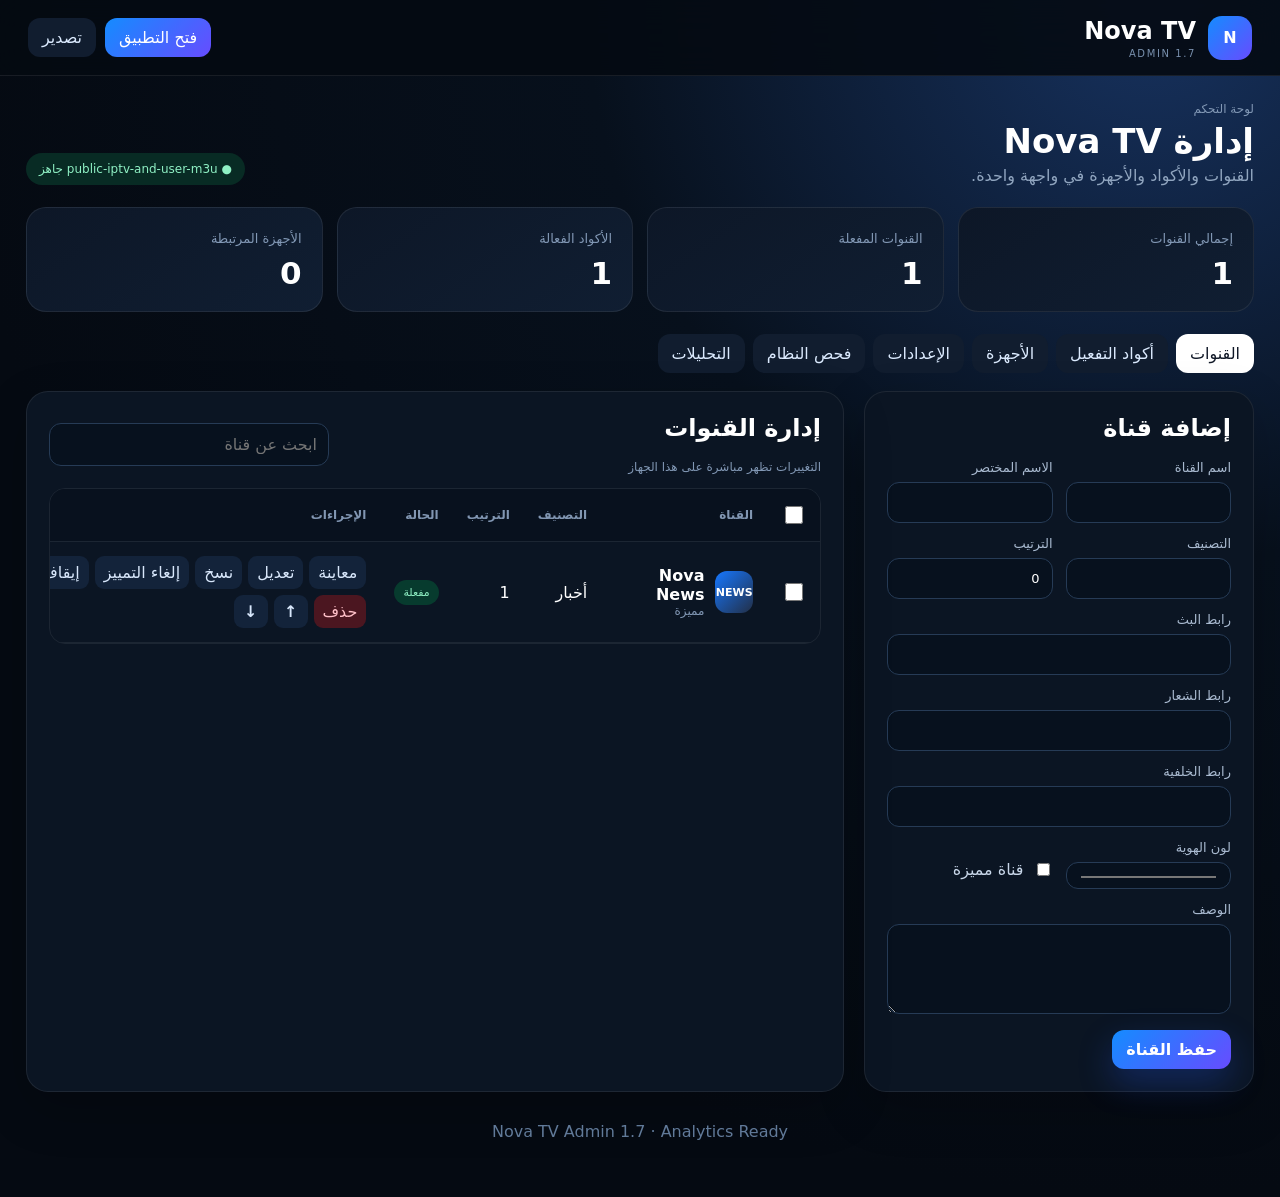
<file: admin.html>
<!doctype html>
<html lang="ar" dir="rtl">
<head>
  <meta charset="UTF-8" />
  <meta name="viewport" content="width=device-width,initial-scale=1,viewport-fit=cover" />
  <meta name="theme-color" content="#07101d" />
  <title>Nova TV | لوحة الإدارة</title>
  <link rel="icon" href="icon.svg" />
  <link rel="manifest" href="manifest.json" />
  <link rel="stylesheet" href="style.css" />
  <link rel="stylesheet" href="admin.css" />
  <link rel="stylesheet" href="admin-tools.css" />
  <link rel="stylesheet" href="admin-13.css" />
  <link rel="stylesheet" href="admin-bulk.css" />
  <link rel="stylesheet" href="admin-15.css" />
  <link rel="stylesheet" href="admin-16.css" />
  <link rel="stylesheet" href="admin-17.css" />
</head>
<body>
  <div id="adminApp"></div>
  <script src="api.js"></script>
  <script src="cloud.js"></script>
  <script src="admin.js"></script>
  <script src="admin-cloud.js"></script>
  <script src="admin-tools.js"></script>
  <script src="admin-13.js"></script>
  <script src="admin-bulk.js"></script>
  <script src="admin-15.js"></script>
  <script src="admin-16.js"></script>
  <script src="admin-17.js"></script>
  <script>if('serviceWorker' in navigator){window.addEventListener('load',()=>navigator.serviceWorker.register('./sw.js').catch(()=>{}));}</script>
</body>
</html>
</file>
<file: style.css>
*{box-sizing:border-box}html{scroll-behavior:smooth}body{margin:0;font-family:Inter,system-ui,-apple-system,"Segoe UI",sans-serif;background:#03070d;color:#fff;min-height:100vh;overflow-x:hidden}button,input,a{font:inherit}.shell{min-height:100vh;background:radial-gradient(circle at 80% 0,#152c56 0,#07101c 32%,#03070d 72%);padding-bottom:24px}.shell.light{background:#edf3f9;color:#0f172a}.topbar{height:82px;display:flex;align-items:center;justify-content:space-between;padding:0 38px;border-bottom:1px solid rgba(255,255,255,.07);backdrop-filter:blur(20px);position:sticky;top:0;background:rgba(3,7,13,.86);z-index:50}.light .topbar{background:rgba(255,255,255,.92);border-color:#dce6f2}.brand-btn{border:0;background:none;color:inherit;display:flex;align-items:center;gap:12px;cursor:pointer}.brand-mark,.logo-orb{display:grid;place-items:center;background:linear-gradient(135deg,#168cff,#684cff);color:#fff;font-weight:900;box-shadow:0 14px 36px rgba(38,104,255,.32)}.brand-mark{width:44px;height:44px;border-radius:14px}.brand{font-size:26px;font-weight:900;line-height:1}.brand b,.activation-card h1 span{color:#56adff}.brand small{display:block;font-size:9px;letter-spacing:2px;color:#768ba8;margin-top:4px}.nav{display:flex;gap:5px;align-items:center}.nav button,.primary,.glass,.danger,.chip,.back-button{border:0;border-radius:13px;padding:11px 16px;cursor:pointer;transition:.2s}.nav button{background:transparent;color:#9fb0c6}.nav button:hover,.nav button:focus,.nav button.active{background:rgba(255,255,255,.1);color:#fff;outline:none}.profile-button{width:44px;height:44px;border-radius:50%;border:2px solid rgba(255,255,255,.16);background:linear-gradient(135deg,#244f80,#684cff);color:#fff;font-weight:900}.primary{background:linear-gradient(135deg,#148cff,#604dff);color:#fff;font-weight:850;box-shadow:0 14px 34px rgba(38,93,255,.27)}.primary:hover,.primary:focus{transform:translateY(-2px);box-shadow:0 18px 42px rgba(38,93,255,.4);outline:3px solid rgba(83,164,255,.25)}.big{padding:14px 22px}.glass{background:rgba(255,255,255,.1);color:#fff;border:1px solid rgba(255,255,255,.13);backdrop-filter:blur(14px)}.glass:hover,.glass:focus{background:rgba(255,255,255,.16);outline:3px solid rgba(255,255,255,.1)}.light .glass{background:#e1eaf5;color:#122035;border-color:#d0dcea}.danger{background:#7f1d1d;color:#fee2e2}.full{width:100%;margin-top:24px}.cinema-hero{margin:28px 34px 12px;min-height:520px;border-radius:34px;padding:58px;display:grid;grid-template-columns:1.1fr .9fr;align-items:center;overflow:hidden;background:linear-gradient(115deg,#081a35 0,#17306a 48%,var(--accent,#5830a0) 100%);background-size:cover;background-position:center;box-shadow:0 30px 95px rgba(0,0,0,.45);position:relative}.cinema-hero:before{content:"";position:absolute;inset:0;background:radial-gradient(circle at 78% 45%,color-mix(in srgb,var(--accent,#5b4cff) 34%,transparent),transparent 32%),linear-gradient(90deg,rgba(3,8,18,.5),transparent 65%)}.cinema-hero:after{content:"";position:absolute;width:540px;height:540px;border:1px solid rgba(255,255,255,.07);border-radius:50%;left:-130px;top:-150px}.hero-copy{position:relative;z-index:2;max-width:720px}.eyebrow{font-size:11px;font-weight:900;letter-spacing:2.5px;color:#8ecbff}.hero-copy h1{font-size:clamp(46px,6vw,76px);margin:12px 0 16px;line-height:1.02}.hero-copy p{font-size:19px;line-height:1.85;color:#d3e2f4;max-width:650px}.hero-tags{display:flex;gap:9px;margin-top:18px;flex-wrap:wrap}.hero-tags span{font-size:12px;padding:7px 11px;background:rgba(255,255,255,.11);border-radius:999px;color:#e2eeff}.hero-actions{display:flex;gap:12px;margin-top:30px;flex-wrap:wrap}.hero-art{position:relative;z-index:2;display:grid;place-items:center}.hero-dots{position:absolute;bottom:26px;right:58px;display:flex;gap:7px;z-index:3}.hero-dots button{width:24px;height:5px;padding:0;border:0;border-radius:99px;background:rgba(255,255,255,.28)}.hero-dots button.active{width:44px;background:#fff}.logo-tile,.channel-logo{display:grid;place-items:center}.logo-tile{width:116px;height:116px;border-radius:28px;background:linear-gradient(145deg,color-mix(in srgb,var(--accent,#1677ff) 85%,#fff 15%),color-mix(in srgb,var(--accent,#1677ff) 55%,#02060d 45%));border:1px solid rgba(255,255,255,.18);box-shadow:inset 0 1px rgba(255,255,255,.28),0 22px 50px rgba(0,0,0,.34);color:#fff;text-align:center;padding:14px}.logo-tile span{font-size:18px;font-weight:950;letter-spacing:.8px;line-height:1.1}.logo-tile.large{width:260px;height:260px;border-radius:52px}.logo-tile.large span{font-size:34px}.channel-logo{max-width:120px;max-height:95px;object-fit:contain}.channel-logo.large{max-width:260px;max-height:220px}.discover,.content-row,.page,.details-page{padding:24px 34px 32px}.section-head,.row-head,.page-title{display:flex;align-items:center;justify-content:space-between;gap:18px}.section-head h2,.row-head h2,.page-title h1{margin:5px 0 0}.row-head small{display:block;color:#7389a6;margin-top:5px}.row-head>span,.page-title p{color:#8096b2}.search-wrap{display:flex;align-items:center;gap:8px;background:#0b1625;border:1px solid #243650;border-radius:15px;padding:0 14px;min-width:350px}.light .search-wrap{background:#fff;border-color:#d5e0ed}.search{width:100%;background:transparent;border:0;color:inherit;padding:13px 4px;outline:none}.chips{display:flex;gap:9px;flex-wrap:wrap;margin-top:20px}.chip{background:#0f1b2d;color:#b5c9e3;border:1px solid rgba(255,255,255,.05)}.chip.active,.chip:hover{background:#fff;color:#111827}.light .chip{background:#dfe9f5;color:#24354b}.light .chip.active{background:#17243a;color:#fff}.rail{display:grid;grid-auto-flow:column;grid-auto-columns:minmax(225px,255px);gap:18px;overflow-x:auto;padding:19px 4px 18px;scroll-snap-type:x proximity;scrollbar-width:thin}.rail .card{scroll-snap-align:start}.grid{display:grid;grid-template-columns:repeat(auto-fill,minmax(225px,1fr));gap:18px;margin-top:26px}.card{background:#0b1523;border:1px solid rgba(255,255,255,.08);border-radius:21px;overflow:hidden;transition:.22s;cursor:pointer;box-shadow:0 15px 38px rgba(0,0,0,.24)}.light .card,.light .panel{background:#fff;border-color:#dce5f0}.card:hover,.card:focus{transform:translateY(-8px) scale(1.03);border-color:#55aaff;outline:3px solid rgba(72,167,255,.2);box-shadow:0 26px 58px rgba(0,0,0,.42)}.poster{height:150px;display:grid;place-items:center;background:linear-gradient(145deg,color-mix(in srgb,var(--accent,#1677ff) 38%,#07101c 62%),#101b2b);background-size:cover;background-position:center;position:relative;overflow:hidden}.poster:after{content:"";position:absolute;inset:0;background:linear-gradient(180deg,transparent 45%,rgba(3,7,13,.55))}.poster .logo-tile,.poster .channel-logo{position:relative;z-index:2;transform:scale(.72)}.live-badge,.live-pill{background:#df1644;color:#fff;font-size:10px;font-weight:950;padding:6px 9px;border-radius:999px}.live-badge{position:absolute;top:12px;left:12px;z-index:3}.heart{position:absolute;top:10px;right:11px;width:35px;height:35px;border-radius:50%;border:1px solid rgba(255,255,255,.15);background:rgba(0,0,0,.35);color:#fff;font-size:21px;z-index:3}.heart.saved{color:#ff4e77}.card-body{padding:16px}.card-title{font-size:17px;font-weight:850;margin-bottom:7px}.meta{color:#8ba1bc;font-size:14px;line-height:1.65}.now-line{font-size:11px;color:#6f86a4;margin-top:11px;display:flex;align-items:center;gap:7px}.now-line span{width:6px;height:6px;border-radius:50%;background:#22c55e;box-shadow:0 0 10px #22c55e}.details-page{padding-top:26px}.back-button{background:transparent;color:#a9bed9;margin-bottom:16px}.details-hero{min-height:430px;border-radius:30px;padding:46px;display:grid;grid-template-columns:.7fr 1.3fr;align-items:center;gap:40px;background:linear-gradient(120deg,#081525,var(--accent,#1677ff));background-size:cover;background-position:center;position:relative;overflow:hidden;box-shadow:0 24px 75px rgba(0,0,0,.4)}.details-hero:after{content:"";position:absolute;inset:0;background:linear-gradient(90deg,rgba(3,8,18,.3),transparent)}.details-logo,.details-copy{position:relative;z-index:2}.details-logo{display:grid;place-items:center}.details-copy h1{font-size:56px;margin:18px 0 12px}.details-copy p{font-size:18px;line-height:1.8;color:#d3e1f3;max-width:700px}.program-panel{display:grid;grid-template-columns:.7fr 1.3fr;gap:24px;align-items:center;margin-top:24px;padding:26px;border-radius:24px;background:#0b1523;border:1px solid rgba(255,255,255,.08)}.program-panel h2{margin:7px 0}.program-card{padding:20px;border-radius:18px;background:rgba(255,255,255,.04)}.program-card b,.program-card span,.program-card small{display:block}.program-card span{color:#8ea6c2;margin:6px 0}.program-card small{color:#6f86a3;margin-top:10px}.program-progress{height:6px;background:#1a2b41;border-radius:99px;overflow:hidden}.program-progress i{display:block;width:42%;height:100%;background:linear-gradient(90deg,#148cff,#664cff)}.player-wrap{padding:26px 34px 60px}.player-box{background:#000;border-radius:28px;overflow:hidden;min-height:560px;display:grid;place-items:center;position:relative;box-shadow:0 24px 80px rgba(0,0,0,.5)}.player-box video{width:100%;height:100%;max-height:76vh;background:#000}.channel-watermark{position:absolute;top:18px;right:20px;padding:8px 12px;background:rgba(0,0,0,.46);border-radius:12px;font-weight:850}.player-error{position:absolute;inset:auto 22px 22px;display:flex;gap:12px;align-items:center;justify-content:center;color:#fecaca}.player-info{display:flex;justify-content:space-between;align-items:center;gap:20px;padding:24px 4px}.player-info h1{margin:10px 0 4px}.player-actions{display:flex;gap:10px;flex-wrap:wrap}.activation{min-height:100vh;display:grid;place-items:center;padding:24px;background:radial-gradient(circle at top,#183869,#07101d 55%)}.activation-card{width:min(520px,94vw);padding:46px;border-radius:32px;background:rgba(12,22,38,.94);border:1px solid rgba(255,255,255,.1);text-align:center;box-shadow:0 34px 90px rgba(0,0,0,.46)}.logo-orb{width:78px;height:78px;border-radius:24px;margin:0 auto 22px;font-size:34px}.activation-card h1{font-size:44px;margin:9px 0}.activation-card p{color:#9fb3ce}.activation-label{display:block;text-align:right;color:#abc0da;font-size:13px;margin-top:24px}.activation-card input{width:100%;margin:8px 0 14px;padding:18px;border-radius:15px;border:1px solid #304963;background:#08111f;color:#fff;text-align:center;font-size:21px;letter-spacing:1.5px}.activation-card .primary{width:100%}.admin-link{display:inline-block;color:#79baff;margin-top:17px}.device-note{font-size:11px;color:#617894;margin-top:12px}.error{color:#ff8e8e;min-height:25px;margin-top:10px}.empty{grid-column:1/-1;color:#8fa7c6;padding:70px 35px;text-align:center;border:1px dashed #263a55;border-radius:24px}.empty strong,.empty span{display:block}.empty strong{font-size:22px;color:#dce9f8;margin-bottom:8px}.panel{background:#0b1523;border:1px solid rgba(255,255,255,.08);border-radius:24px;padding:26px}.account-grid{display:grid;grid-template-columns:1fr 1fr;gap:22px;margin-top:26px}.account-avatar{width:68px;height:68px;border-radius:20px;background:linear-gradient(135deg,#178cff,#6d50ff);display:grid;place-items:center;font-size:23px;font-weight:900;margin-bottom:18px}.account-card h2{font-size:34px;margin:20px 0 8px}.account-stat,.summary-list div{display:flex;justify-content:space-between;gap:20px;padding:16px 0;border-bottom:1px solid rgba(255,255,255,.08)}.settings-list{margin-top:25px}.settings-list button{width:100%;display:flex;justify-content:space-between;align-items:center;text-align:right;padding:19px 4px;background:transparent;color:inherit;border:0;border-bottom:1px solid rgba(255,255,255,.08);cursor:pointer}.settings-list button span b,.settings-list button span small{display:block}.settings-list button span small{color:#8198b5;margin-top:5px}.status{padding:7px 11px;border-radius:999px;font-size:12px}.online{background:#064e3b;color:#a7f3d0}.narrow{max-width:880px;margin:auto}footer{text-align:center;color:#617a99;padding:38px}.mobile-nav{display:none}@media(max-width:1050px){.nav{gap:0}.nav button{padding:10px}.cinema-hero{grid-template-columns:1fr;min-height:450px}.hero-art{display:none}.details-hero{grid-template-columns:1fr}.details-logo{display:none}.program-panel{grid-template-columns:1fr}.player-box{min-height:430px}}@media(max-width:760px){body{padding-bottom:72px}.shell{padding-bottom:78px}.topbar{height:68px;padding:0 16px}.nav{display:none}.brand{font-size:21px}.cinema-hero{margin:14px;border-radius:25px;padding:30px 24px;min-height:430px}.hero-copy h1{font-size:40px}.hero-copy p{font-size:16px}.hero-dots{right:24px;bottom:18px}.discover,.content-row,.page,.details-page,.player-wrap{padding-left:15px;padding-right:15px}.section-head,.page-title,.player-info{align-items:flex-start;flex-direction:column}.search-wrap{min-width:0;width:100%}.rail{grid-auto-columns:76vw}.account-grid{grid-template-columns:1fr}.details-hero{padding:28px 22px;min-height:390px}.details-copy h1{font-size:40px}.player-box{min-height:260px;border-radius:19px}.player-actions{width:100%}.player-actions button{flex:1}.mobile-nav{display:grid;grid-template-columns:repeat(4,1fr);position:fixed;bottom:0;left:0;right:0;z-index:100;background:rgba(7,15,27,.96);border-top:1px solid rgba(255,255,255,.09);backdrop-filter:blur(15px);padding:8px max(8px,env(safe-area-inset-right)) calc(8px + env(safe-area-inset-bottom)) max(8px,env(safe-area-inset-left))}.mobile-nav button{background:none;border:0;color:#748ba8;font-size:10px;display:flex;flex-direction:column;gap:3px;align-items:center}.mobile-nav button span{font-size:22px}.mobile-nav button.active{color:#55aaff}.activation-card{padding:34px 24px}.hero-actions button{flex:1}.grid{grid-template-columns:repeat(2,minmax(0,1fr));gap:12px}.grid .poster{height:118px}.grid .card-title{font-size:14px}}@media(max-width:420px){.grid{grid-template-columns:1fr 1fr}.rail{grid-auto-columns:80vw}.cinema-hero{min-height:450px}.hero-actions{flex-direction:column}.hero-actions button{width:100%}.profile-button{width:38px;height:38px}}
</file>
<file: admin.css>
body{background:#050a12;color:#fff}.admin-app{min-height:100vh;background:radial-gradient(circle at 90% 0,#17325f 0,#07101c 34%,#050a12 72%)}.admin-top{height:76px;display:flex;align-items:center;justify-content:space-between;padding:0 28px;border-bottom:1px solid rgba(255,255,255,.08);background:rgba(5,10,18,.9);position:sticky;top:0;z-index:20;backdrop-filter:blur(18px)}.admin-brand{display:flex;align-items:center;gap:12px}.admin-logo{width:44px;height:44px;border-radius:14px;display:grid;place-items:center;background:linear-gradient(135deg,#148cff,#674cff);font-weight:900}.admin-brand strong{font-size:24px}.admin-brand small{display:block;color:#7990ad;font-size:10px;letter-spacing:1.6px;margin-top:3px}.admin-actions{display:flex;gap:9px;flex-wrap:wrap}.admin-actions a,.admin-actions button,.admin-tabs button,.action-btn{border:0;border-radius:12px;padding:10px 14px;text-decoration:none;cursor:pointer;background:#111d2f;color:#dbeafe}.admin-actions .primary-link,.action-btn.primary{background:linear-gradient(135deg,#148cff,#674cff);color:#fff}.admin-shell{max-width:1500px;margin:auto;padding:26px}.admin-hero{display:flex;justify-content:space-between;align-items:flex-end;gap:20px;margin-bottom:22px}.admin-hero h1{margin:5px 0;font-size:34px}.admin-hero p{margin:0;color:#90a5bf}.data-pill{padding:9px 13px;border-radius:999px;background:#082b24;color:#8ff0c4;font-size:12px}.admin-stats-grid{display:grid;grid-template-columns:repeat(4,1fr);gap:14px;margin-bottom:22px}.admin-stat{background:linear-gradient(145deg,#0d1727,#101e32);border:1px solid rgba(255,255,255,.08);border-radius:20px;padding:20px}.admin-stat span{color:#8298b5;font-size:13px}.admin-stat strong{display:block;font-size:31px;margin-top:8px}.admin-tabs{display:flex;gap:8px;margin-bottom:18px;overflow:auto}.admin-tabs button.active{background:#fff;color:#101827}.admin-panel{display:none}.admin-panel.active{display:block}.admin-grid{display:grid;grid-template-columns:390px minmax(0,1fr);gap:20px}.admin-card{background:#0b1523;border:1px solid rgba(255,255,255,.08);border-radius:22px;padding:22px;box-shadow:0 18px 50px rgba(0,0,0,.2)}.admin-card h2{margin:0 0 18px}.form-grid{display:grid;grid-template-columns:1fr 1fr;gap:13px}.form-grid .full{grid-column:1/-1;margin:0}.field{display:flex;flex-direction:column;gap:7px;color:#a9bad0;font-size:13px}.field input,.field textarea,.field select{width:100%;border:1px solid #263b56;background:#07111e;color:#fff;border-radius:12px;padding:12px;outline:none}.field input:focus,.field textarea:focus,.field select:focus{border-color:#4da6ff;box-shadow:0 0 0 3px rgba(77,166,255,.15)}.field textarea{min-height:90px;resize:vertical}.check-field{display:flex;align-items:center;gap:9px;color:#c8d6e8;padding-top:9px}.form-actions{display:flex;gap:10px;margin-top:16px;flex-wrap:wrap}.table-toolbar{display:flex;justify-content:space-between;gap:14px;align-items:center;margin-bottom:14px}.table-toolbar input{min-width:280px;border:1px solid #263b56;background:#07111e;color:#fff;border-radius:12px;padding:11px}.table-wrap{overflow:auto;border:1px solid rgba(255,255,255,.07);border-radius:16px}.admin-table{width:100%;border-collapse:collapse;min-width:820px}.admin-table th,.admin-table td{text-align:right;padding:14px;border-bottom:1px solid rgba(255,255,255,.07);vertical-align:middle}.admin-table th{color:#8196b2;font-size:12px;background:#08111e;position:sticky;top:0}.channel-cell{display:flex;align-items:center;gap:11px}.channel-badge{width:42px;height:42px;border-radius:12px;display:grid;place-items:center;background:linear-gradient(135deg,var(--accent,#168cff),#222f47);font-weight:900;font-size:11px}.muted{color:#8298b5;font-size:12px}.status-chip{display:inline-flex;padding:6px 9px;border-radius:999px;font-size:11px}.status-chip.on{background:#073b2e;color:#8ff0c4}.status-chip.off{background:#421820;color:#ffabb8}.row-actions{display:flex;gap:6px;flex-wrap:wrap}.row-actions button{border:0;border-radius:9px;padding:7px 9px;background:#13233a;color:#d8e7fb;cursor:pointer}.row-actions button.danger{background:#4b1620;color:#ffc0c8}.empty-admin{text-align:center;padding:50px;color:#8298b5}.device-list{display:grid;gap:10px}.device-row{display:flex;justify-content:space-between;gap:16px;align-items:center;padding:14px;border-radius:14px;background:#08111e;border:1px solid rgba(255,255,255,.06)}.setup-box{display:grid;gap:12px}.setup-box code{display:block;padding:13px;border-radius:12px;background:#050b13;color:#8fc8ff;overflow:auto;direction:ltr;text-align:left}.notice{padding:14px;border-radius:14px;background:#10213a;color:#b9d9ff;line-height:1.7}.color-line{display:flex;gap:10px;align-items:center}.color-line input[type=color]{width:54px;height:42px;padding:3px}.media-preview{margin-top:12px;min-height:100px;border:1px dashed #2c405a;border-radius:15px;display:grid;place-items:center;color:#7188a5;background:#07111e;background-size:cover;background-position:center}.admin-footer{text-align:center;color:#617a99;padding:30px}.hidden{display:none!important}.cloud-setup{display:grid;gap:16px;padding:18px;border-radius:18px;background:linear-gradient(145deg,#0f2038,#0a1423);border:1px solid rgba(81,166,255,.24);margin-bottom:4px}.cloud-head{display:flex;align-items:center;justify-content:space-between;gap:16px}.cloud-head h3{margin:5px 0 0;font-size:22px}.cloud-fields{display:grid;grid-template-columns:1fr 1fr;gap:13px}.cloud-fields .full{grid-column:1/-1}.cloud-actions{margin-top:0}.cloud-status{padding:13px 14px;border-radius:13px;background:#07111e;color:#a9bdd4;line-height:1.65;border:1px solid rgba(255,255,255,.06)}.cloud-status[data-type=success]{background:#073429;color:#9cf1c9;border-color:#0a5a45}.cloud-status[data-type=error]{background:#401820;color:#ffb4c0;border-color:#6b2532}.action-btn.danger{background:#4b1620;color:#ffc0c8}@media(max-width:1050px){.admin-stats-grid{grid-template-columns:repeat(2,1fr)}.admin-grid{grid-template-columns:1fr}.admin-card.form-card{order:1}.admin-card.list-card{order:2}}@media(max-width:700px){.admin-top{height:auto;padding:14px;align-items:flex-start;gap:12px}.admin-actions{justify-content:flex-end}.admin-shell{padding:15px}.admin-hero{align-items:flex-start;flex-direction:column}.admin-stats-grid{grid-template-columns:1fr 1fr}.form-grid,.cloud-fields{grid-template-columns:1fr}.form-grid .full,.cloud-fields .full{grid-column:auto}.table-toolbar{align-items:stretch;flex-direction:column}.table-toolbar input{min-width:0;width:100%}.admin-brand strong{font-size:20px}.admin-actions a,.admin-actions button{padding:8px 10px;font-size:12px}.cloud-head{align-items:flex-start;flex-direction:column}}
</file>
<file: admin-tools.css>
.inline-tool{margin-top:8px;border:1px solid #2b4260;background:#10213a;color:#bfe0ff;border-radius:10px;padding:8px 10px;cursor:pointer}.inline-tool:hover{background:#173054}.expiry-presets{display:flex;gap:6px;flex-wrap:wrap;margin-top:8px}.expiry-presets button{border:1px solid #263b56;background:#0b1727;color:#a9c6e8;border-radius:9px;padding:6px 8px;cursor:pointer;font-size:11px}.expiry-presets button:hover{border-color:#4da6ff;color:#fff}.expiry-state{display:block;width:max-content;margin-top:6px;padding:4px 7px;border-radius:999px;font-size:10px}.expiry-state.valid{background:#073b2e;color:#8ff0c4}.expiry-state.soon{background:#4a350b;color:#ffd977}.expiry-state.expired{background:#4b1620;color:#ffc0c8}.admin-table td .expiry-state{white-space:nowrap}@media(max-width:700px){.expiry-presets{gap:5px}.expiry-presets button,.inline-tool{font-size:11px}}
</file>
<file: admin-13.css>
.channel-preview-modal{position:fixed;inset:0;z-index:1000;display:grid;place-items:center;padding:24px;background:rgba(1,5,12,.78);backdrop-filter:blur(12px);opacity:0;transition:.16s}.channel-preview-modal.show{opacity:1}.channel-preview-card{width:min(820px,96vw);overflow:hidden;border:1px solid rgba(255,255,255,.12);border-radius:26px;background:#0b1523;box-shadow:0 34px 100px rgba(0,0,0,.58);position:relative;transform:translateY(10px) scale(.985);transition:.16s}.channel-preview-modal.show .channel-preview-card{transform:none}.preview-close{position:absolute;top:14px;left:14px;z-index:3;width:40px;height:40px;border:1px solid rgba(255,255,255,.14);border-radius:50%;background:rgba(0,0,0,.42);color:#fff;font-size:26px;cursor:pointer}.preview-visual{height:270px;display:grid;place-items:center;background:linear-gradient(120deg,#071526,var(--accent,#168cff));background-size:cover;background-position:center}.preview-visual img{max-width:220px;max-height:160px;object-fit:contain;filter:drop-shadow(0 18px 32px rgba(0,0,0,.45))}.preview-fallback{width:150px;height:150px;border-radius:34px;display:grid;place-items:center;padding:16px;text-align:center;background:linear-gradient(145deg,var(--accent,#168cff),#17243a);border:1px solid rgba(255,255,255,.2);font-size:24px;font-weight:900}.preview-content{padding:26px}.preview-content h2{font-size:34px;margin:13px 0 8px}.preview-content p{color:#a9bad0;line-height:1.8;margin:0}.preview-live{display:inline-block;padding:6px 10px;border-radius:999px;background:#dc1747;color:#fff;font-size:11px;font-weight:900}.preview-meta{display:flex;gap:9px;flex-wrap:wrap;margin-top:18px}.preview-meta span{padding:7px 10px;border-radius:999px;background:#13233a;color:#cfe2fa;font-size:12px}.preview-actions{display:flex;gap:10px;flex-wrap:wrap;margin-top:22px}.preview-actions .action-btn{display:inline-flex;align-items:center;justify-content:center}.row-actions button[title]{min-width:34px;font-weight:900}@media(max-width:650px){.channel-preview-modal{padding:12px}.preview-visual{height:210px}.preview-content{padding:20px}.preview-content h2{font-size:27px}.preview-actions>*{flex:1}}
</file>
<file: admin-bulk.css>
.bulk-bar{display:none;align-items:center;gap:8px;flex-wrap:wrap;padding:12px;margin-bottom:12px;border:1px solid #294261;border-radius:14px;background:#0b1b2d}.bulk-bar.show{display:flex}.bulk-bar span{margin-left:auto;color:#b8c9dc}.bulk-bar button,.batch-code-actions button{border:0;border-radius:10px;padding:8px 11px;background:#163052;color:#e8f2ff;cursor:pointer}.bulk-bar button.danger{background:#5a1d28;color:#ffd4da}.batch-code-actions{display:flex;gap:10px;flex-wrap:wrap;margin-top:14px}.admin-table input[type=checkbox]{width:18px;height:18px;accent-color:#4f8cff;cursor:pointer}@media(max-width:700px){.bulk-bar span{width:100%;margin-left:0}.bulk-bar button,.batch-code-actions button{flex:1}}
</file>
<file: admin-15.css>
.media-tools{display:flex;gap:8px;margin-top:8px}.media-upload,.media-clear{border:0;border-radius:10px;padding:8px 11px;background:#13233a;color:#dbeafe;cursor:pointer;font-size:12px}.media-upload:hover,.media-clear:hover{background:#1b3150}.channel-live-preview{min-height:150px;border-radius:16px;margin-top:16px;padding:18px;display:flex;align-items:center;gap:16px;background:linear-gradient(125deg,#0b1830,var(--accent,#168cff));background-size:cover;background-position:center;border:1px solid rgba(255,255,255,.1);overflow:hidden}.channel-live-preview .preview-logo{width:82px;height:82px;border-radius:18px;display:grid;place-items:center;background:linear-gradient(145deg,var(--accent,#168cff),#17263c);border:1px solid rgba(255,255,255,.18);overflow:hidden;flex:0 0 auto}.channel-live-preview img{width:100%;height:100%;object-fit:contain;padding:8px}.channel-live-preview .preview-logo span{font-weight:900;text-align:center;padding:8px}.channel-live-preview small,.channel-live-preview strong,.channel-live-preview>div>span{display:block}.channel-live-preview small{color:#9fc9f4;margin-bottom:5px}.channel-live-preview strong{font-size:22px}.channel-live-preview>div>span{color:#b9cce2;font-size:12px;margin-top:5px}.activity-card{margin-top:0}.activity-list{display:grid;gap:10px}.activity-list article{display:grid;grid-template-columns:12px 1fr auto;gap:12px;align-items:center;padding:14px;border-radius:14px;background:#08111e;border:1px solid rgba(255,255,255,.06)}.activity-list article>span{width:9px;height:9px;border-radius:50%;background:#35a7ff;box-shadow:0 0 14px rgba(53,167,255,.65)}.activity-list strong,.activity-list small{display:block}.activity-list small{color:#8298b5;margin-top:4px}.activity-list time{font-size:11px;color:#7188a5;white-space:nowrap}@media(max-width:700px){.channel-live-preview{align-items:flex-start}.activity-list article{grid-template-columns:10px 1fr}.activity-list time{grid-column:2}}
</file>
<file: admin-16.css>
.diagnostics-grid{display:grid;grid-template-columns:repeat(4,minmax(0,1fr));gap:14px;margin-bottom:18px}.diagnostic-stat{padding:18px;border-radius:18px;background:rgba(255,255,255,.055);border:1px solid rgba(255,255,255,.09)}.diagnostic-stat span{display:block;color:#9fb0c5;font-size:13px;margin-bottom:8px}.diagnostic-stat strong{font-size:28px}.diagnostic-actions{display:flex;gap:10px;flex-wrap:wrap;margin:14px 0}.diagnostic-list{display:grid;gap:10px}.diagnostic-row{display:grid;grid-template-columns:minmax(180px,1fr) minmax(220px,2fr) auto;gap:12px;align-items:center;padding:14px;border:1px solid rgba(255,255,255,.08);border-radius:15px;background:rgba(255,255,255,.035)}.diagnostic-url{direction:ltr;text-align:left;overflow:hidden;text-overflow:ellipsis;white-space:nowrap;color:#aebed0;font-size:12px}.health-badge{padding:7px 10px;border-radius:999px;font-size:12px;font-weight:800;white-space:nowrap}.health-badge.good{background:rgba(49,196,141,.15);color:#73e4b8}.health-badge.warn{background:rgba(255,181,71,.15);color:#ffd089}.health-badge.bad{background:rgba(255,91,115,.15);color:#ff9aad}.health-badge.wait{background:rgba(92,151,255,.15);color:#a9c8ff}.issue-group{margin-top:20px}.issue-group h3{margin-bottom:10px}.diagnostic-empty{padding:26px;text-align:center;color:#8fa1b6}@media(max-width:900px){.diagnostics-grid{grid-template-columns:repeat(2,minmax(0,1fr))}.diagnostic-row{grid-template-columns:1fr}.diagnostic-url{white-space:normal;word-break:break-all}}
</file>
<file: admin-17.css>
.analytics-grid{display:grid;grid-template-columns:repeat(4,minmax(0,1fr));gap:14px;margin:16px 0}.analytics-card{background:linear-gradient(145deg,rgba(22,119,255,.13),rgba(255,255,255,.035));border:1px solid rgba(148,163,184,.18);border-radius:18px;padding:18px;min-height:116px}.analytics-card span{display:block;color:#94a3b8;font-size:13px;margin-bottom:10px}.analytics-card strong{font-size:30px;line-height:1;color:#f8fafc}.analytics-card small{display:block;color:#7dd3fc;margin-top:10px}.analytics-panels{display:grid;grid-template-columns:1.25fr .75fr;gap:16px;margin-top:16px}.analytics-panel{background:rgba(8,17,31,.72);border:1px solid rgba(148,163,184,.16);border-radius:18px;padding:18px}.analytics-panel h3{margin:0 0 16px}.bar-row{display:grid;grid-template-columns:minmax(90px,1fr) 3fr 42px;gap:10px;align-items:center;margin:12px 0}.bar-track{height:10px;border-radius:99px;background:rgba(148,163,184,.13);overflow:hidden}.bar-fill{height:100%;border-radius:inherit;background:linear-gradient(90deg,#1677ff,#22d3ee)}.analytics-list{display:grid;gap:10px}.analytics-list-item{display:flex;justify-content:space-between;gap:12px;padding:12px;border-radius:14px;background:rgba(148,163,184,.07)}.analytics-health{display:flex;align-items:center;gap:10px;margin-top:14px}.analytics-health .bar-track{flex:1;height:12px}.analytics-note{color:#94a3b8;font-size:13px;line-height:1.7}.analytics-toolbar{display:flex;justify-content:space-between;gap:12px;align-items:flex-start;flex-wrap:wrap}.analytics-actions{display:flex;gap:8px;flex-wrap:wrap}@media(max-width:980px){.analytics-grid{grid-template-columns:repeat(2,minmax(0,1fr))}.analytics-panels{grid-template-columns:1fr}}@media(max-width:560px){.analytics-grid{grid-template-columns:1fr}.bar-row{grid-template-columns:90px 1fr 34px}.analytics-card strong{font-size:26px}}
</file>
